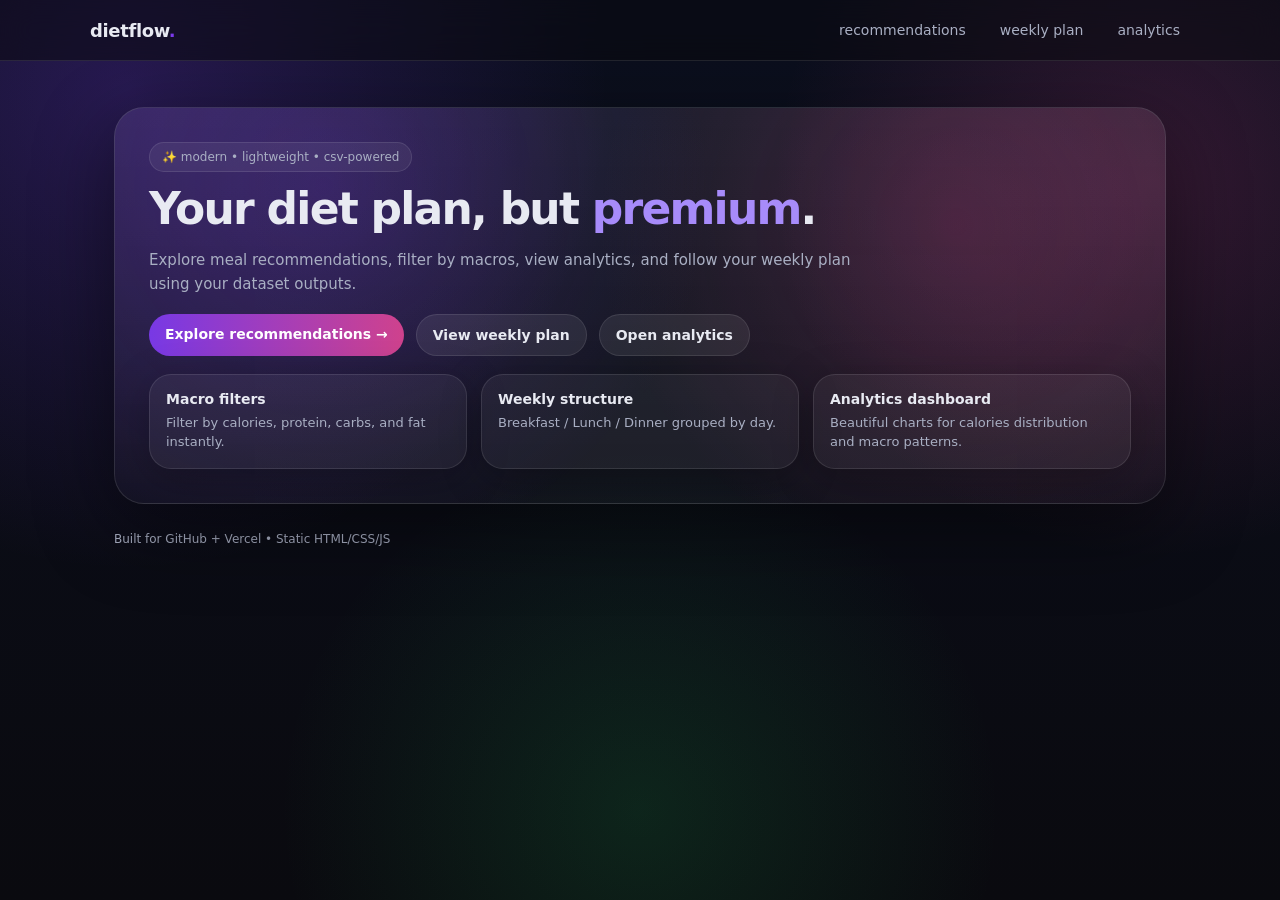
<file: index.html>
<!doctype html>
<html lang="en">
<head>
  <meta charset="utf-8"/>
  <meta name="viewport" content="width=device-width,initial-scale=1"/>
  <title>DietFlow — Smart Diet Recommendations</title>
  <link rel="stylesheet" href="./assets/style.css"/>
</head>
<body>
  <header>
    <div class="container nav">
      <div class="brand"><a href="./index.html">dietflow<span>.</span></a></div>
      <div class="links">
        <a href="./recommendations.html">recommendations</a>
        <a href="./plan.html">weekly plan</a>
        <a href="./analytics.html">analytics</a>
      </div>
    </div>
  </header>

  <main class="container">
    <section class="hero">
      <div class="badge">✨ modern • lightweight • csv-powered</div>
      <h1>Your diet plan, but <span class="accent">premium</span>.</h1>
      <p class="sub">
        Explore meal recommendations, filter by macros, view analytics, and follow your weekly plan using your dataset outputs.
      </p>
      <div class="actions">
        <a class="btn primary" href="./recommendations.html">Explore recommendations →</a>
        <a class="btn secondary" href="./plan.html">View weekly plan</a>
        <a class="btn secondary" href="./analytics.html">Open analytics</a>
      </div>

      <div class="grid">
        <div class="card">
          <h3>Macro filters</h3>
          <p>Filter by calories, protein, carbs, and fat instantly.</p>
        </div>
        <div class="card">
          <h3>Weekly structure</h3>
          <p>Breakfast / Lunch / Dinner grouped by day.</p>
        </div>
        <div class="card">
          <h3>Analytics dashboard</h3>
          <p>Beautiful charts for calories distribution and macro patterns.</p>
        </div>
      </div>
    </section>

    <div class="footer">Built for GitHub + Vercel • Static HTML/CSS/JS</div>
  </main>
</body>
</html>
</file>
<file: assets/style.css>
:root{
  --bg1:#0b0f1e;
  --bg2:#0a0a0f;
  --glass: rgba(255,255,255,.06);
  --glass2: rgba(255,255,255,.10);
  --stroke: rgba(255,255,255,.10);
  --text:#e8eaf2;
  --muted:#a9afc3;
  --brand:#7c3aed;
  --brand2:#22c55e;
  --brand3:#ec4899;
  --shadow: 0 24px 80px rgba(0,0,0,.45);
  --radius: 22px;
  --max: 1100px;
  font-synthesis-weight: none;
  text-rendering: optimizeLegibility;
}

*{ box-sizing:border-box; }
html,body{ height:100%; }
body{
  margin:0;
  color:var(--text);
  font-family: ui-sans-serif, system-ui, -apple-system, Segoe UI, Roboto, Inter, Arial;
  background:
    radial-gradient(1200px circle at 10% 10%, rgba(124,58,237,.25), transparent 40%),
    radial-gradient(900px circle at 90% 20%, rgba(236,72,153,.18), transparent 42%),
    radial-gradient(800px circle at 50% 90%, rgba(34,197,94,.14), transparent 45%),
    linear-gradient(180deg, var(--bg1), var(--bg2));
  overflow-x:hidden;
}

a{ color:inherit; text-decoration:none; }
.container{ max-width:var(--max); margin:0 auto; padding:24px; }

header{
  position:sticky; top:0; z-index:50;
  backdrop-filter: blur(16px);
  background: rgba(10,10,15,.55);
  border-bottom: 1px solid var(--stroke);
}

.nav{
  display:flex; align-items:center; justify-content:space-between;
  padding:14px 0;
}
.brand{
  font-weight:700; letter-spacing:-.02em; font-size:18px;
}
.brand span{ color: var(--brand); }
.links{ display:flex; gap:14px; align-items:center; font-size:14px; color:var(--muted); }
.links a{ padding:8px 10px; border-radius:999px; }
.links a:hover{ background: rgba(255,255,255,.06); color:var(--text); }

.hero{
  margin-top:22px;
  padding:34px;
  border: 1px solid var(--stroke);
  background: linear-gradient(180deg, rgba(255,255,255,.07), rgba(255,255,255,.03));
  border-radius: calc(var(--radius) + 8px);
  box-shadow: var(--shadow);
  position:relative;
  overflow:hidden;
}
.hero::before{
  content:"";
  position:absolute; inset:-2px;
  background:
    radial-gradient(700px circle at 20% 20%, rgba(124,58,237,.25), transparent 55%),
    radial-gradient(650px circle at 80% 30%, rgba(236,72,153,.20), transparent 55%);
  opacity:.85;
  pointer-events:none;
}
.hero > *{ position:relative; }
.badge{
  display:inline-flex; gap:8px; align-items:center;
  padding:7px 12px;
  border-radius:999px;
  border:1px solid var(--stroke);
  background: rgba(255,255,255,.06);
  color: var(--muted);
  font-size:12px;
}
h1{
  margin:14px 0 10px;
  font-size:44px;
  line-height:1.06;
  letter-spacing:-.04em;
}
h1 .accent{ color: #a78bfa; }
.sub{
  max-width:720px;
  color: var(--muted);
  font-size:15px;
  line-height:1.6;
}

.actions{ display:flex; gap:12px; flex-wrap:wrap; margin-top:18px; }
.btn{
  border:none; cursor:pointer;
  padding:12px 16px;
  border-radius:999px;
  font-weight:600;
  font-size:14px;
  transition: transform .15s ease, opacity .15s ease, background .2s ease;
}
.btn.primary{
  background: linear-gradient(90deg, rgba(124,58,237,.95), rgba(236,72,153,.85));
  color:white;
}
.btn.secondary{
  background: rgba(255,255,255,.08);
  color: var(--text);
  border: 1px solid var(--stroke);
}
.btn:hover{ transform: translateY(-1px); opacity:.95; }

.grid{
  display:grid;
  grid-template-columns: repeat(12, 1fr);
  gap:14px;
  margin-top:18px;
}
.card{
  grid-column: span 4;
  border:1px solid var(--stroke);
  background: rgba(255,255,255,.05);
  border-radius: var(--radius);
  padding:16px;
  box-shadow: 0 10px 40px rgba(0,0,0,.25);
}
.card h3{ margin:0 0 6px; font-size:14px; }
.card p{ margin:0; color: var(--muted); font-size:13px; line-height:1.5; }

@media (max-width: 900px){
  h1{ font-size:36px; }
  .card{ grid-column: span 12; }
}

.sectionTitle{
  margin:26px 0 10px;
  display:flex; align-items:baseline; justify-content:space-between;
}
.sectionTitle h2{ margin:0; font-size:22px; letter-spacing:-.02em; }
.sectionTitle .hint{ color:var(--muted); font-size:13px; }

.filters{
  border:1px solid var(--stroke);
  background: rgba(255,255,255,.05);
  border-radius: var(--radius);
  padding:16px;
}
.row{
  display:grid;
  grid-template-columns: repeat(12, 1fr);
  gap:12px;
}
.input, .select{
  grid-column: span 6;
  padding:12px 12px;
  border-radius: 14px;
  border: 1px solid var(--stroke);
  background: rgba(0,0,0,.18);
  color: var(--text);
  outline:none;
}
.select{ cursor:pointer; }
@media (max-width: 900px){
  .input,.select{ grid-column: span 12; }
}
.sliderWrap{ grid-column: span 6; }
.sliderWrap label{ display:flex; justify-content:space-between; font-size:12px; color:var(--muted); }
.sliderWrap input[type="range"]{ width:100%; accent-color: var(--brand); }

.cards{
  margin-top:14px;
  display:grid;
  grid-template-columns: repeat(12, 1fr);
  gap:14px;
}
.recipe{
  grid-column: span 4;
  border:1px solid var(--stroke);
  background: rgba(255,255,255,.05);
  border-radius: var(--radius);
  padding:16px;
  box-shadow: 0 16px 60px rgba(0,0,0,.28);
  transition: transform .18s ease;
}
.recipe:hover{ transform: translateY(-3px); }
.recipe .name{ font-weight:700; letter-spacing:-.01em; }
.recipe .cat{ margin-top:4px; font-size:12px; color:var(--muted); }
.chips{ display:flex; flex-wrap:wrap; gap:8px; margin-top:12px; }
.chip{
  font-size:12px;
  padding:6px 10px;
  border-radius:999px;
  border:1px solid var(--stroke);
  background: rgba(255,255,255,.06);
}
.score{
  border-color: rgba(167,139,250,.35);
  background: rgba(124,58,237,.18);
}
@media (max-width: 1100px){
  .recipe{ grid-column: span 6; }
}
@media (max-width: 700px){
  .recipe{ grid-column: span 12; }
}

.dayBlock{
  border:1px solid var(--stroke);
  background: rgba(255,255,255,.05);
  border-radius: var(--radius);
  padding:16px;
  margin-top:14px;
}
.meals3{
  margin-top:12px;
  display:grid;
  grid-template-columns: repeat(12, 1fr);
  gap:12px;
}
.mealCol{
  grid-column: span 4;
  border:1px solid rgba(255,255,255,.07);
  background: rgba(0,0,0,.12);
  border-radius: 18px;
  padding:12px;
}
.mealCol h4{ margin:0 0 8px; font-size:13px; color: var(--text); }
@media (max-width: 900px){
  .mealCol{ grid-column: span 12; }
}
.footer{
  margin:28px 0 24px;
  color: var(--muted);
  font-size:12px;
}
</file>
